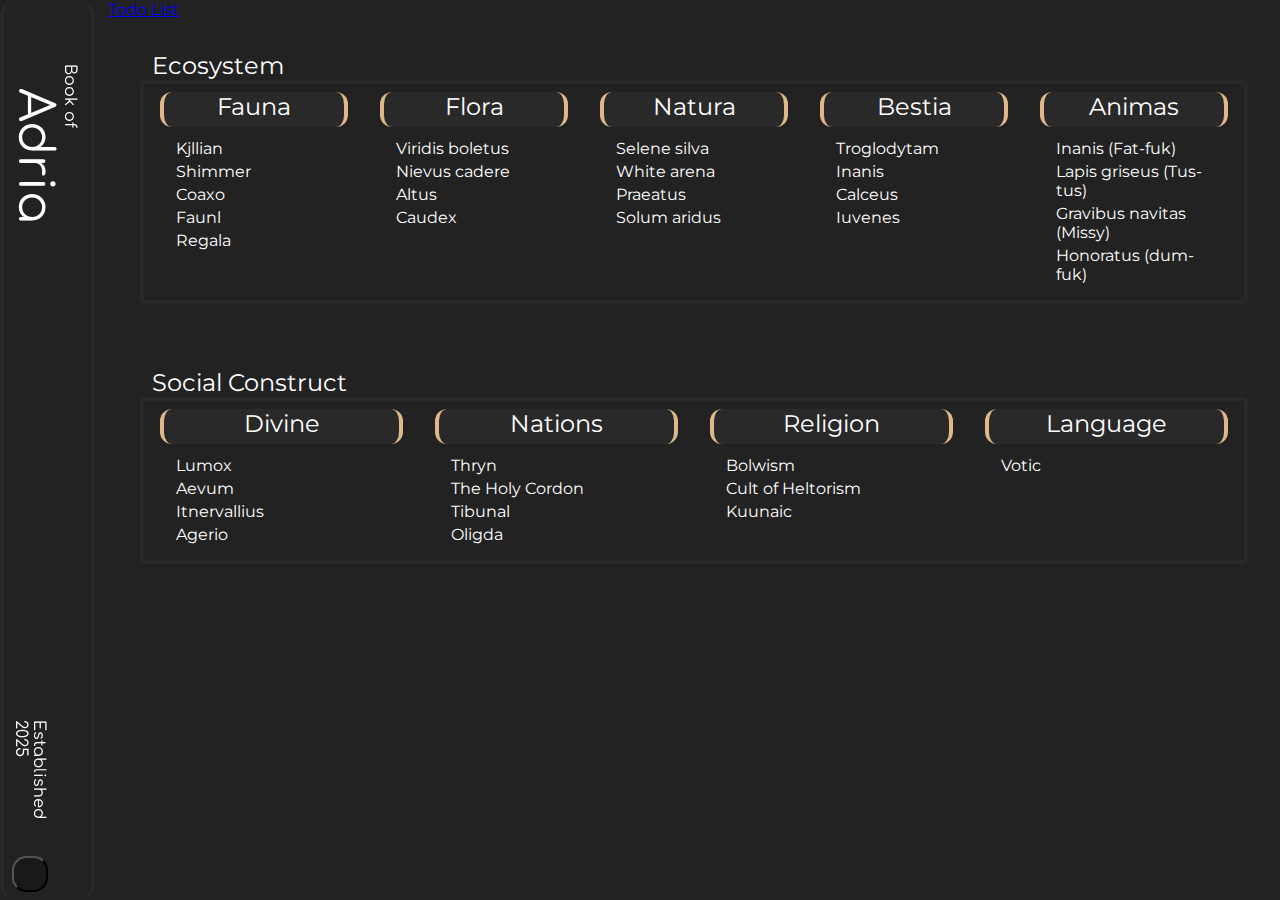
<file: index.html>
<!DOCTYPE html>
<html lang="en">
<head>
    <meta charset="UTF-8">
    <meta name="viewport" content="width=device-width, initial-scale=1.0">
    <title>Adria</title>
    
    <link rel="stylesheet" href="/styles/color.css">
    <link rel="stylesheet" href="/styles/root.css">
    <link rel="stylesheet" href="/styles/main.css">
    <link rel="stylesheet" href="/styles/title.css">
</head>
<body>
    <script type="text/javascript" src="lightmode.js"></script>
    <script type="module" src="lefter.js"></script>
    
    <div class="mainWindow">

        <a href="subpages/world-building/todo-list.html">Todo List</a>
        
        <div class="region">
            <span>Ecosystem</span>
            <div class="subRegion">

                <div class="section">
                    <span>Fauna</span>

                    <div class="reference">
                        <a href="subpages/ecosystem/fauna/kjllian/kjllian.html">Kjllian</a>
                        <a href="subpages/ecosystem/fauna/shimmer/shimmer.html">Shimmer</a>
                        <a href="subpages/ecosystem/fauna/caoxo/caoxo.html">Coaxo</a>
                        <a href="subpages/ecosystem/fauna/faunl/faunl.html">Faunl</a>
                        <a href="subpages/ecosystem/fauna/regala/regala.html">Regala</a>
                    </div>
                </div>
            
                <div class="section">
                    <span>Flora</span>
                
                    <div class="reference">
                        <a href="">Viridis boletus</a>
                        <a href="">Nievus cadere</a>
                        <a href="">Altus</a>
                        <a href="">Caudex</a>
                    </div>
                </div>
            
                <div class="section">
                    <span>Natura</span>
                
                    <div class="reference">
                        <a href="">Selene silva</a>
                        <a href="">White arena</a>
                        <a href="">Praeatus</a>
                        <a href="">Solum aridus</a>
                    </div>
                </div>
                
                <div class="section">
                    <span>Bestia</span>
                
                    <div class="reference">
                        <a href="">Troglodytam</a>
                        <a href="">Inanis</a>
                        <a href="">Calceus</a>
                        <a href="">Iuvenes</a>
                    </div>
                </div>
                
                <div class="section">
                    <span>Animas</span>
                
                    <div class="reference">
                        <a href="">Inanis (Fat-fuk)</a>
                        <a href="">Lapis griseus (Tus-tus)</a>
                        <a href="">Gravibus navitas (Missy)</a>
                        <a href="">Honoratus (dum-fuk)</a>
                    </div>
                </div>

            </div>
        </div>
        
        <div class="region">
            <span>Social Construct</span>
            <div class="subRegion">

                <div class="section">
                    <span>Divine</span>
                
                    <div class="reference">
                        <a href="">Lumox</a>
                        <a href="">Aevum</a>
                        <a href="">Itnervallius</a>
                        <a href="">Agerio</a>
                    </div>
                </div>

            
                <div class="section">
                    <span>Nations</span>
                
                    <div class="reference">
                        <a href="">Thryn</a>
                        <a href="">The Holy Cordon</a>
                        <a href="">Tibunal</a>
                        <a href="">Oligda</a>
                    </div>
                </div>
            
                <div class="section">
                    <span>Religion</span>
                
                    <div class="reference">
                        <a href="">Bolwism</a>
                        <a href="">Cult of Heltorism</a>
                        <a href="">Kuunaic</a>
                    </div>
                </div>
            
                <div class="section">
                    <span>Language</span>
                
                    <div class="reference">
                        <a href="">Votic</a>
                    </div>
                </div>

            </div>
        </div>

    </div>
</body>
</html>
</file>
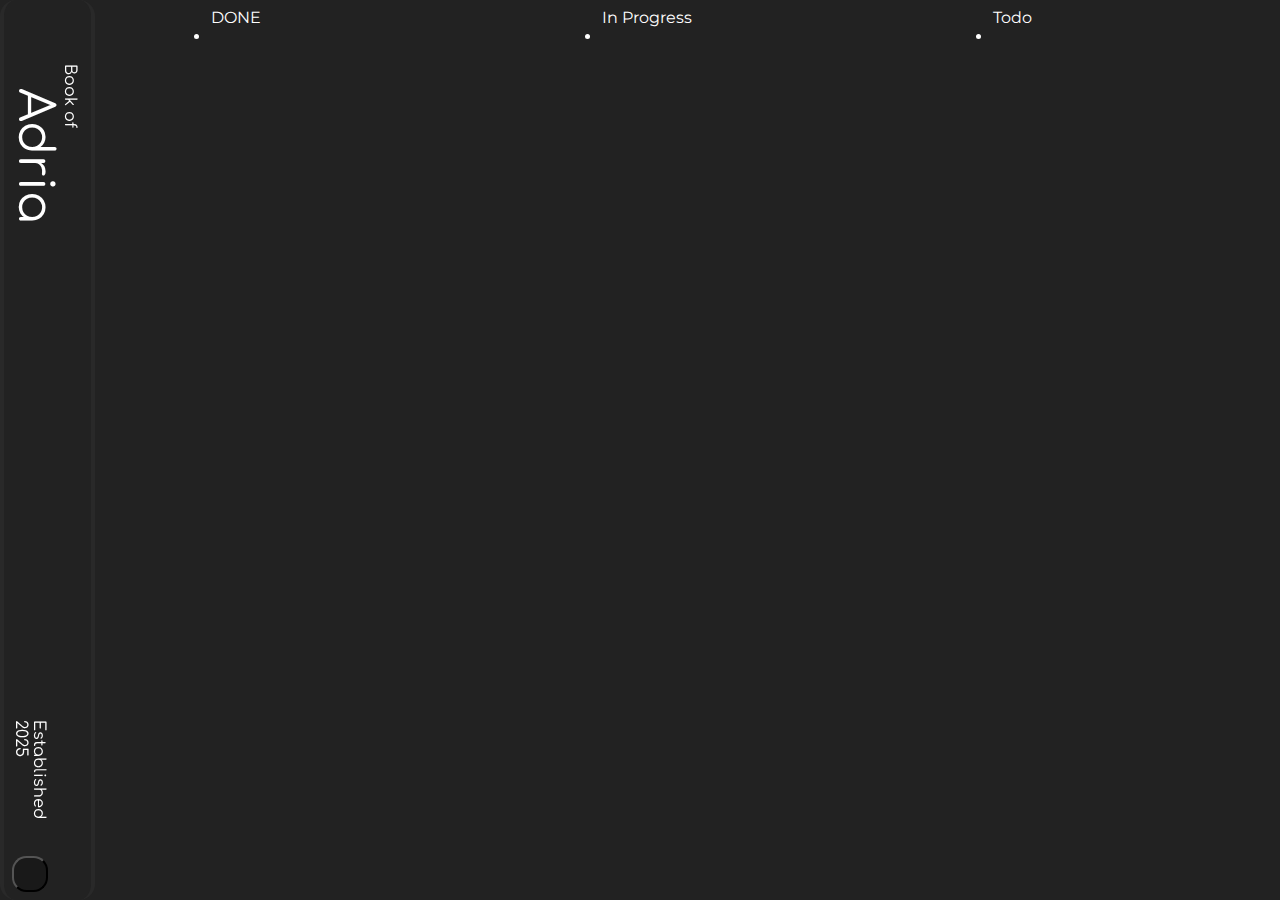
<file: subpages/world-building/todo-list.html>
<!DOCTYPE html>
<html lang="en">
<head>
    <meta charset="UTF-8">
    <meta name="viewport" content="width=device-width, initial-scale=1.0">
    <title>Fauna | Kjllian</title>

    
    <link rel="stylesheet" href="../../../../styles/color.css">
    <link rel="stylesheet" href="../../../../styles/title.css">
    <link rel="stylesheet" href="../../../../styles/root.css">
    <link rel="stylesheet" href="todo.css">
</head>
<body>
    <script type="module" src="../../../../lefter.js"></script>
    <script type="text/javascript" src="../../../../lightmode.js"></script>

    <div class="mainFrame">
        <div class="tabloid done">
            <span>DONE</span>
            <ul>
                <li></li>
            </ul>
        </div>
        
        <div class="tabloid inprogress">
            <span>In Progress</span>
            <ul>
                <li></li>
            </ul>
        </div>
        
        <div class="tabloid todo">
            <span>Todo</span>
            <ul>
                <li></li>
            </ul>
        </div>
    </div>
</body>
</html>
</file>
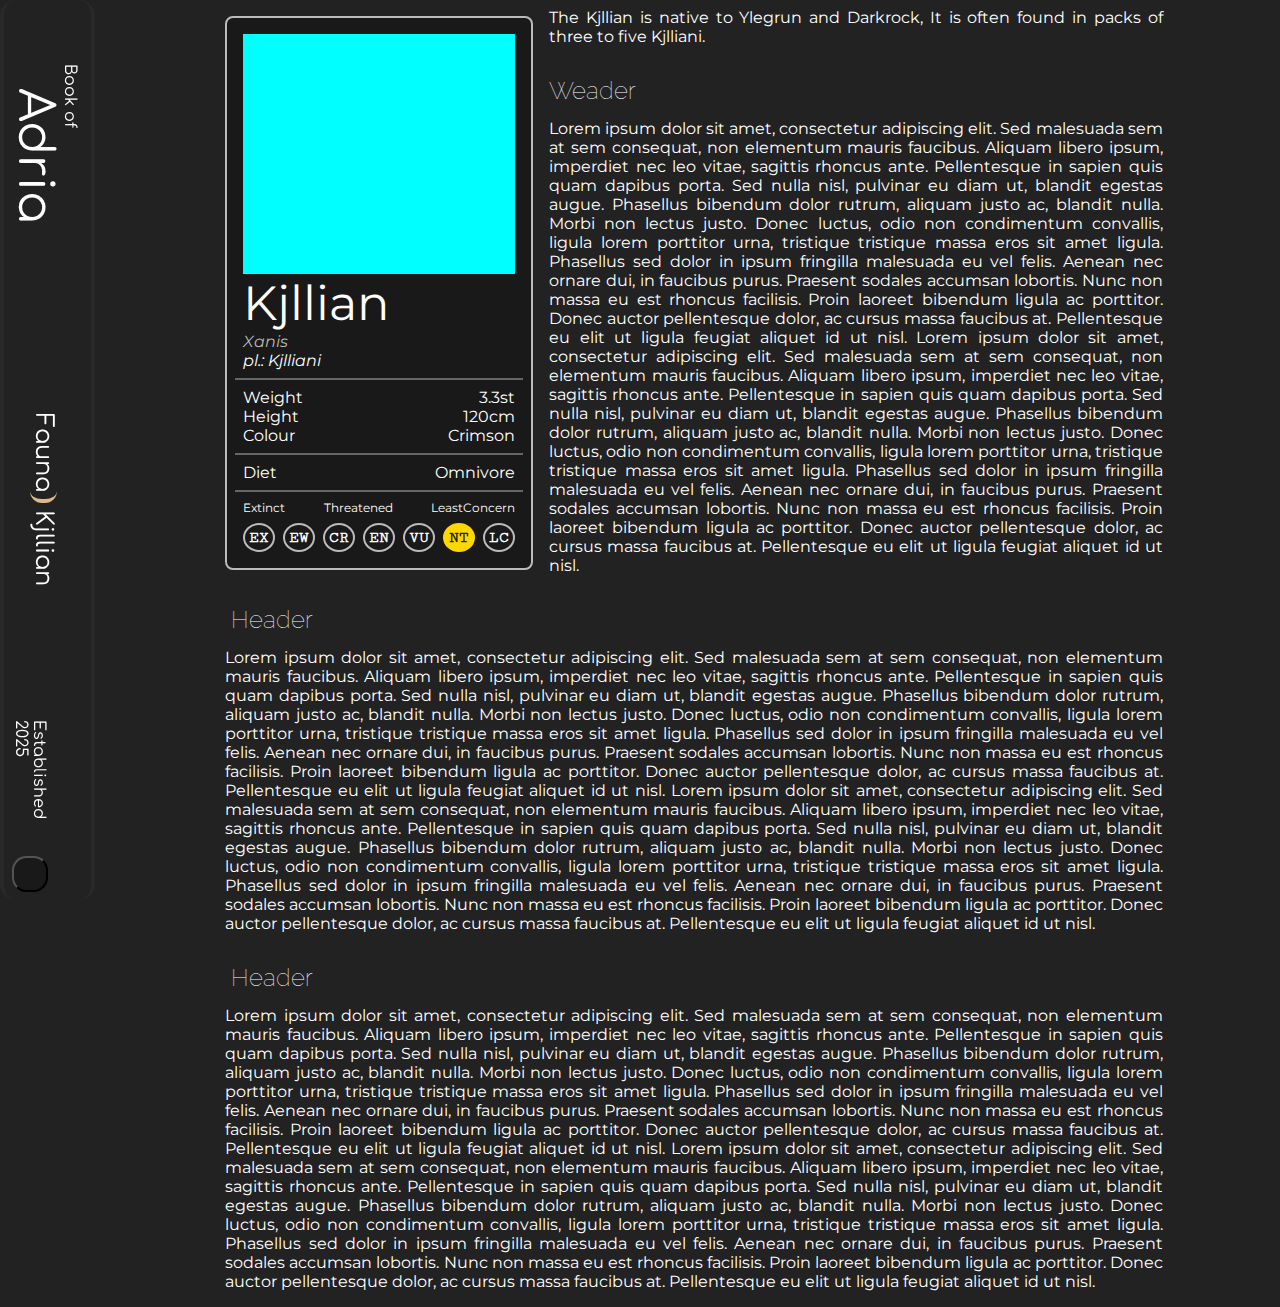
<file: subpages/ecosystem/fauna/kjllian/kjllian.html>
<!DOCTYPE html>
<html lang="en">
<head>
    <meta charset="UTF-8">
    <meta name="viewport" content="width=device-width, initial-scale=1.0">
    <title>Fauna | Kjllian</title>

    
    <link rel="stylesheet" href="../../../../styles/color.css">
    <link rel="stylesheet" href="../../../../styles/title.css">
    <link rel="stylesheet" href="../../../../styles/root.css">
    <link rel="stylesheet" href="../1formating/fauna.css">
</head>
<body>
    <script type="module" src="../../../../lefter.js"></script>
    <script type="module" src="../1formating/fauna.js"></script>
    <script type="module" src="../1formating/location.js"></script>
    <script type="text/javascript" src="../../../../lightmode.js"></script>

    <div class="mainFrame">
        <div class="center">
            <div class="infoBoard">
                
                <div class="infoSlide bottomBorder">
                    <div class="imageHolder"></div>
                    <span class="adriaName big">Kjllian</span>
                    <span class="latinName">Xanis</span>
                    <span class="minorInfo">pl.: Kjlliani</span>
                </div>

                <div class="infoSlide bottomBorder">
                    <div class="genInfo">
                        <span>Weight</span>
                        <span>3.3st</span>
                    </div>
                    
                    <div class="genInfo">
                        <span>Height</span>
                        <span>120cm</span>
                    </div>
                    
                    <div class="genInfo">
                        <span>Colour</span>
                        <span>Crimson</span>
                    </div>
                    
                </div>

                <div class="infoSlide bottomBorder">
                    <div class="genInfo">
                        <span>Diet</span>
                        <span>Omnivore</span>
                    </div>
                </div>

                <div class="infoSlide">
                    <div class="conservationInfo">
                        <ul class="conservationPointers">
                            <li>Extinct</li>
                            <li>Threatened</li>
                            <li>Least<wbr>Concern</li>
                        </ul>
                        <ul class="conservationBalloons">
                            <li class="nilMargin">EX</li>
                            <li>EW</li>
                            <li>CR</li>
                            <li>EN</li>
                            <li>VU</li>
                            <li class="selected">NT</li>
                            <li>LC</li>
                        </ul>
                    </div>
                </div>
                
            </div>
            
            <div class="paragraph">
                <div class="textFormat">
                    <p>The Kjllian is native to Ylegrun and Darkrock, It is often found in packs of three to five Kjlliani.  </p>
                </div>

                <div class="textFormat">
                    <div>Weader</div>
                    <p>Lorem ipsum dolor sit amet, consectetur adipiscing elit. Sed malesuada sem at sem consequat, non elementum mauris faucibus. Aliquam libero ipsum, imperdiet nec leo vitae, sagittis rhoncus ante. Pellentesque in sapien quis quam dapibus porta. Sed nulla nisl, pulvinar eu diam ut, blandit egestas augue. Phasellus bibendum dolor rutrum, aliquam justo ac, blandit nulla. Morbi non lectus justo. Donec luctus, odio non condimentum convallis, ligula lorem porttitor urna, tristique tristique massa eros sit amet ligula. Phasellus sed dolor in ipsum fringilla malesuada eu vel felis. Aenean nec ornare dui, in faucibus purus. Praesent sodales accumsan lobortis. Nunc non massa eu est rhoncus facilisis. Proin laoreet bibendum ligula ac porttitor. Donec auctor pellentesque dolor, ac cursus massa faucibus at. Pellentesque eu elit ut ligula feugiat aliquet id ut nisl. Lorem ipsum dolor sit amet, consectetur adipiscing elit. Sed malesuada sem at sem consequat, non elementum mauris faucibus. Aliquam libero ipsum, imperdiet nec leo vitae, sagittis rhoncus ante. Pellentesque in sapien quis quam dapibus porta. Sed nulla nisl, pulvinar eu diam ut, blandit egestas augue. Phasellus bibendum dolor rutrum, aliquam justo ac, blandit nulla. Morbi non lectus justo. Donec luctus, odio non condimentum convallis, ligula lorem porttitor urna, tristique tristique massa eros sit amet ligula. Phasellus sed dolor in ipsum fringilla malesuada eu vel felis. Aenean nec ornare dui, in faucibus purus. Praesent sodales accumsan lobortis. Nunc non massa eu est rhoncus facilisis. Proin laoreet bibendum ligula ac porttitor. Donec auctor pellentesque dolor, ac cursus massa faucibus at. Pellentesque eu elit ut ligula feugiat aliquet id ut nisl.</p>
                </div>

                <div class="textFormat">
                    <div>Header</div>
                    <p>Lorem ipsum dolor sit amet, consectetur adipiscing elit. Sed malesuada sem at sem consequat, non elementum mauris faucibus. Aliquam libero ipsum, imperdiet nec leo vitae, sagittis rhoncus ante. Pellentesque in sapien quis quam dapibus porta. Sed nulla nisl, pulvinar eu diam ut, blandit egestas augue. Phasellus bibendum dolor rutrum, aliquam justo ac, blandit nulla. Morbi non lectus justo. Donec luctus, odio non condimentum convallis, ligula lorem porttitor urna, tristique tristique massa eros sit amet ligula. Phasellus sed dolor in ipsum fringilla malesuada eu vel felis. Aenean nec ornare dui, in faucibus purus. Praesent sodales accumsan lobortis. Nunc non massa eu est rhoncus facilisis. Proin laoreet bibendum ligula ac porttitor. Donec auctor pellentesque dolor, ac cursus massa faucibus at. Pellentesque eu elit ut ligula feugiat aliquet id ut nisl. Lorem ipsum dolor sit amet, consectetur adipiscing elit. Sed malesuada sem at sem consequat, non elementum mauris faucibus. Aliquam libero ipsum, imperdiet nec leo vitae, sagittis rhoncus ante. Pellentesque in sapien quis quam dapibus porta. Sed nulla nisl, pulvinar eu diam ut, blandit egestas augue. Phasellus bibendum dolor rutrum, aliquam justo ac, blandit nulla. Morbi non lectus justo. Donec luctus, odio non condimentum convallis, ligula lorem porttitor urna, tristique tristique massa eros sit amet ligula. Phasellus sed dolor in ipsum fringilla malesuada eu vel felis. Aenean nec ornare dui, in faucibus purus. Praesent sodales accumsan lobortis. Nunc non massa eu est rhoncus facilisis. Proin laoreet bibendum ligula ac porttitor. Donec auctor pellentesque dolor, ac cursus massa faucibus at. Pellentesque eu elit ut ligula feugiat aliquet id ut nisl.</p>
                </div>

                <div class="textFormat">
                    <div>Header</div>
                    <p>Lorem ipsum dolor sit amet, consectetur adipiscing elit. Sed malesuada sem at sem consequat, non elementum mauris faucibus. Aliquam libero ipsum, imperdiet nec leo vitae, sagittis rhoncus ante. Pellentesque in sapien quis quam dapibus porta. Sed nulla nisl, pulvinar eu diam ut, blandit egestas augue. Phasellus bibendum dolor rutrum, aliquam justo ac, blandit nulla. Morbi non lectus justo. Donec luctus, odio non condimentum convallis, ligula lorem porttitor urna, tristique tristique massa eros sit amet ligula. Phasellus sed dolor in ipsum fringilla malesuada eu vel felis. Aenean nec ornare dui, in faucibus purus. Praesent sodales accumsan lobortis. Nunc non massa eu est rhoncus facilisis. Proin laoreet bibendum ligula ac porttitor. Donec auctor pellentesque dolor, ac cursus massa faucibus at. Pellentesque eu elit ut ligula feugiat aliquet id ut nisl. Lorem ipsum dolor sit amet, consectetur adipiscing elit. Sed malesuada sem at sem consequat, non elementum mauris faucibus. Aliquam libero ipsum, imperdiet nec leo vitae, sagittis rhoncus ante. Pellentesque in sapien quis quam dapibus porta. Sed nulla nisl, pulvinar eu diam ut, blandit egestas augue. Phasellus bibendum dolor rutrum, aliquam justo ac, blandit nulla. Morbi non lectus justo. Donec luctus, odio non condimentum convallis, ligula lorem porttitor urna, tristique tristique massa eros sit amet ligula. Phasellus sed dolor in ipsum fringilla malesuada eu vel felis. Aenean nec ornare dui, in faucibus purus. Praesent sodales accumsan lobortis. Nunc non massa eu est rhoncus facilisis. Proin laoreet bibendum ligula ac porttitor. Donec auctor pellentesque dolor, ac cursus massa faucibus at. Pellentesque eu elit ut ligula feugiat aliquet id ut nisl.</p>
                </div>
            </div>
        </div>
    </div>
</body>
</html>
</file>
<file: styles/color.css>
:root {
    --font_override: #222;
    --Main_background: #222;
    --Font_color: #fff;
    --Font_accent: #bbb;
    --Border_shadow: #666;
    --Pure_white: #191919;
    --Font_highlight: burlywood;
    --Accent_color: rgb(41, 41, 41);
    --background_color: rgba(184, 173, 158, 0./-1);
}

.darkmode {
    --font_override: #222;
    --Main_background: #fffef7;
    --Font_color: #222;
    --Font_accent: #666;
    --Border_shadow: #aaa;
    --Pure_white: #fff;
    --Font_highlight: burlywood;
    --Accent_color: antiquewhite;
    --background_color: rgba(184, 173, 158, 0.5);
}
</file>
<file: styles/root.css>
@import url('https://fonts.googleapis.com/css?family=Open+Sans');
@import url('https://fonts.googleapis.com/css?family=Raleway');
@import url('https://fonts.googleapis.com/css?family=Comfortaa');
@import url('https://fonts.googleapis.com/css?family=Montserrat');

* {
    box-sizing: border-box;
    margin: 0;
    padding: 0;
    height: 100%;
}

body {
    font-size: 1;
    font-family: 'Montserrat', 'Open Sans';
    color: var(--Font_color);
    
    padding-bottom: 0px;
    background-color: var(--Main_background);
}
</file>
<file: styles/main.css>
.accent {
    position: fixed;
    margin-left: 6em;
    width: 100%;
    z-index: -99;

    display: grid;
    grid-template-columns: repeat(auto-fit, 5em);

}

.accent div {
    margin: 2.5rem;
    width: fit-content;
    height: fit-content;
    
    border-style: solid;
    border-color: var(--background_color);
    border-width: 2px;
    border-radius: 50%;

}



.mainWindow {
    margin-left: 6.75em;
    width: 100%;

    display: flex;
    flex-direction: column;
    height: fit-content;
}

.region {
    padding: 1em;
    margin: 1em;
    

}

.region span {
    padding: 0.5em;
    font-size: 1.5em;


}

.subRegion {
    padding: 0 0.5em;
    display: grid;
    gap: 1em;
    grid-template-columns: repeat(auto-fit, minmax(200px, 1fr));
    height: fit-content;
    justify-content: flex-start;
    
    border-style: solid;
    border-color: var(--Accent_color);
    border-width: 4px;
    border-radius: 5px;

}

.section {
    max-width: 17em;
    padding: 0.5em;
    display: flex;
    flex-direction: column;
    height: fit-content;
}

.section span {
    font-size: 1.5em;
    padding: 0 0 0.25em 0 ;
    text-align: center;
    background-color: var(--Accent_color);
    

    border-style: solid;
    border-color: var(--Font_highlight);
    border-width:  0 4px;
    border-radius: 12px;
}

.section a {
    padding: 0 0.5em;
    margin-top: 4px;
    text-decoration: none;
    color: var(--Font_color);
    height: fit-content;
    width: fit-content;
}

.section a:hover {
    padding-left: 4px;
    border-style: solid;
    font-weight: 600;
    border-color: var(--Accent_color);
    border-width: 0 0 0 4px;
    border-radius: 4px;
}

.reference {
    margin: 0.5em;
    height: fit-content;
    display: flex;
    flex-direction: column;
    flex-wrap: wrap;
    justify-content: space-around;
}
</file>
<file: styles/title.css>
#theme-switch {
    height: 36px;
    width: 36px;
    padding: 0;
    border-radius: 40%;
    background-color: var(--Pure_white);
    display: flex;
    justify-content: center;
    align-items: center;

    position: fixed;
    z-index: 999;
    bottom: 8px;
    left: 12px;
}

#theme-switch svg {
    fill: var(--Font_color)
}

#theme-switch svg:last-child {
    display: none;
}

.darkmode #theme-switch svg:last-child {
    display: block;
}

.darkmode #theme-switch svg:first-child {
    display: none;
}

body {
    display: flex;
    flex-direction: row;
}

.lefter {
    display: flex;
    flex-direction: column;
    align-items: flex-start;
    position: fixed;
    justify-content: space-between;
    height: 100%;
    padding: 0 0.5em 3em 0;
    border-style: solid;
    border-color: var(--Accent_color);
    border-width: 0 4px 0 4px;
    border-radius: 16px;
}

.title {
    display: flex;
    flex-direction: row;
    width: fit-content;
    margin: 4em 0.25em;
    height: 10em;
}

.copyRight {
    height: fit-content;
    padding: 0.5em;
}

.tFormat {
    font-family: 'Comfortaa','Open Sans';
    writing-mode: vertical-rl;
}

.title .main {
    font-size: 3em;
    text-align: right;
    text-decoration: none;
    color: var(--Font_color)
}

.title .sub  { font-size: 1em; }

.bookLocation {
    display: flex;
    font-size: 1.5em;
    height: 20em;
    width: 100%;
    align-items: center;
    justify-content: center;
}

.subSections {
    display: flex;
    width: fit-content;
    justify-content: center;
}

.subSections span {
    padding: 0.3em 0;
    width: fit-content;
    height: fit-content;
}

.intoSection {
    border-style: solid;
    border-color: var(--Font_highlight);
    border-width: 0 0 4px 0;
    border-radius: 12px;
}
</file>
<file: subpages/world-building/todo.css>
.mainFrame {
    justify-content: center;
    display: flex;
    flex-direction: row;
    flex-wrap: wrap;
    height: fit-content;
    position: absolute;
    justify-content: space-around;
    right: 0px;
    left: 6.75em;
}

.tabloid {
    padding: 0.5em;

    height: fit-content;
    min-width: 200px;
    width:max-content;
}
</file>
<file: subpages/ecosystem/fauna/1formating/fauna.css>
@import url('https://fonts.googleapis.com/css?family=Cutive+Mono');
@import url('https://fonts.googleapis.com/css?family=Raleway');

.mainFrame {
    justify-content: center;
    display: flex;
    flex-direction: row;
    flex-wrap: wrap;
    height: fit-content;
    position: absolute;
    right: 0px;
    left: 6.75em;
}
@media screen and (max-width: 540px) {
    .center {
        padding: 0 1em;
        max-width: 100%;
        display: flex;
        flex-direction: column;
        
        justify-content: center;
        align-items: center;
    }
}

@media screen and (min-width: 540px) and (max-width: 680px){
    .center {
        max-width: 95%;
        display: flex;
        flex-direction: column;
        
        justify-content: center;
        align-items: center;
    }
}

@media screen and (min-width: 680px) and (max-width: 1080px){
    .center {
        max-width: 95%;
    }
    
    .infoBoard {
        float:left;
    }
}

@media screen and (min-width: 1080px) and (max-width: 1440px){
    .center {
        max-width: 80%;
    }
    .infoBoard {
        float:left;
    }
}

@media screen and (min-width: 1440px){
    .center {
        max-width: 60%;
    }
    .infoBoard {
        float:left;
    }
}
    
.bottomBorder {
    border-style: solid;
    border-color: var(--Border_shadow);
    border-width: 0 0 2px 0;
}


.infoBoard {
    max-width: fit-content;
    background-color: var(--Pure_white);
    padding: 0.5em;
    margin: 1em 1em 0 0;

    border-style: solid;
    border-color: var(--Font_accent);
    border-width: 2px;
    border-radius: 8px;
}

.infoSlide {
    padding: 0.5em;
    display: flex;
    flex-direction: column;
}

.infoSlide .imageHolder {
    height: 100cqmin;
    max-height: 15em;
    width: 100%;
    background-color: aqua;
}

.infoSlide .adriaName {
    font-size: 3em;
}

.infoSlide .latinName {
    font-style: italic;
    color: var(--Font_accent);
}

.infoSlide .minorInfo {
    font-style: italic;
}

.genInfo {
    display: flex;
    flex-direction: row;
    justify-content: space-between;
}


.conservationInfo {
    width: fit-content;
    display: flex;
    flex-direction: column;
}
.conservationPointers {
    font-size: 0.75em;
    display: flex;
    flex-direction: row;
    justify-content: space-between;
    align-items: flex-end;
}
.conservationPointers li {
    padding: 0 0 8px 0;
    display: flex;
    flex-direction: column;
    text-align: center;
}
.conservationBalloons {
    display: flex;
    flex-direction: row;
    list-style:none;
    justify-content: space-between;
}

.nilMargin {
    margin: 0 !important;
}

.selected {
    background-color:gold;
    color: var(--font_override);
    border-color: gold !important; 
}
.conservationBalloons li {
    margin-left: 8px;
    font-family: 'Cutive Mono';
    font-weight: bold;
    padding: 0.25em;
    border-style: solid;
    border-color: var(--Font_accent);
    border-width: 2px;
    border-radius: 50%;
}

.paragraph {
    position: relative;
    text-align: justify;
    text-justify: inter-word;
    height: fit-content;
}
.paragraph p {
    margin: 0.5em 0 1em 0;
}

.textFormat {
    width: 100%;
}

.textFormat div {
    font-family: 'Raleway';
    font-weight: 100;
    font-size: 1.5em;
    
    margin-top: 1em;
    padding: 0.25em;
    
}
</file>
